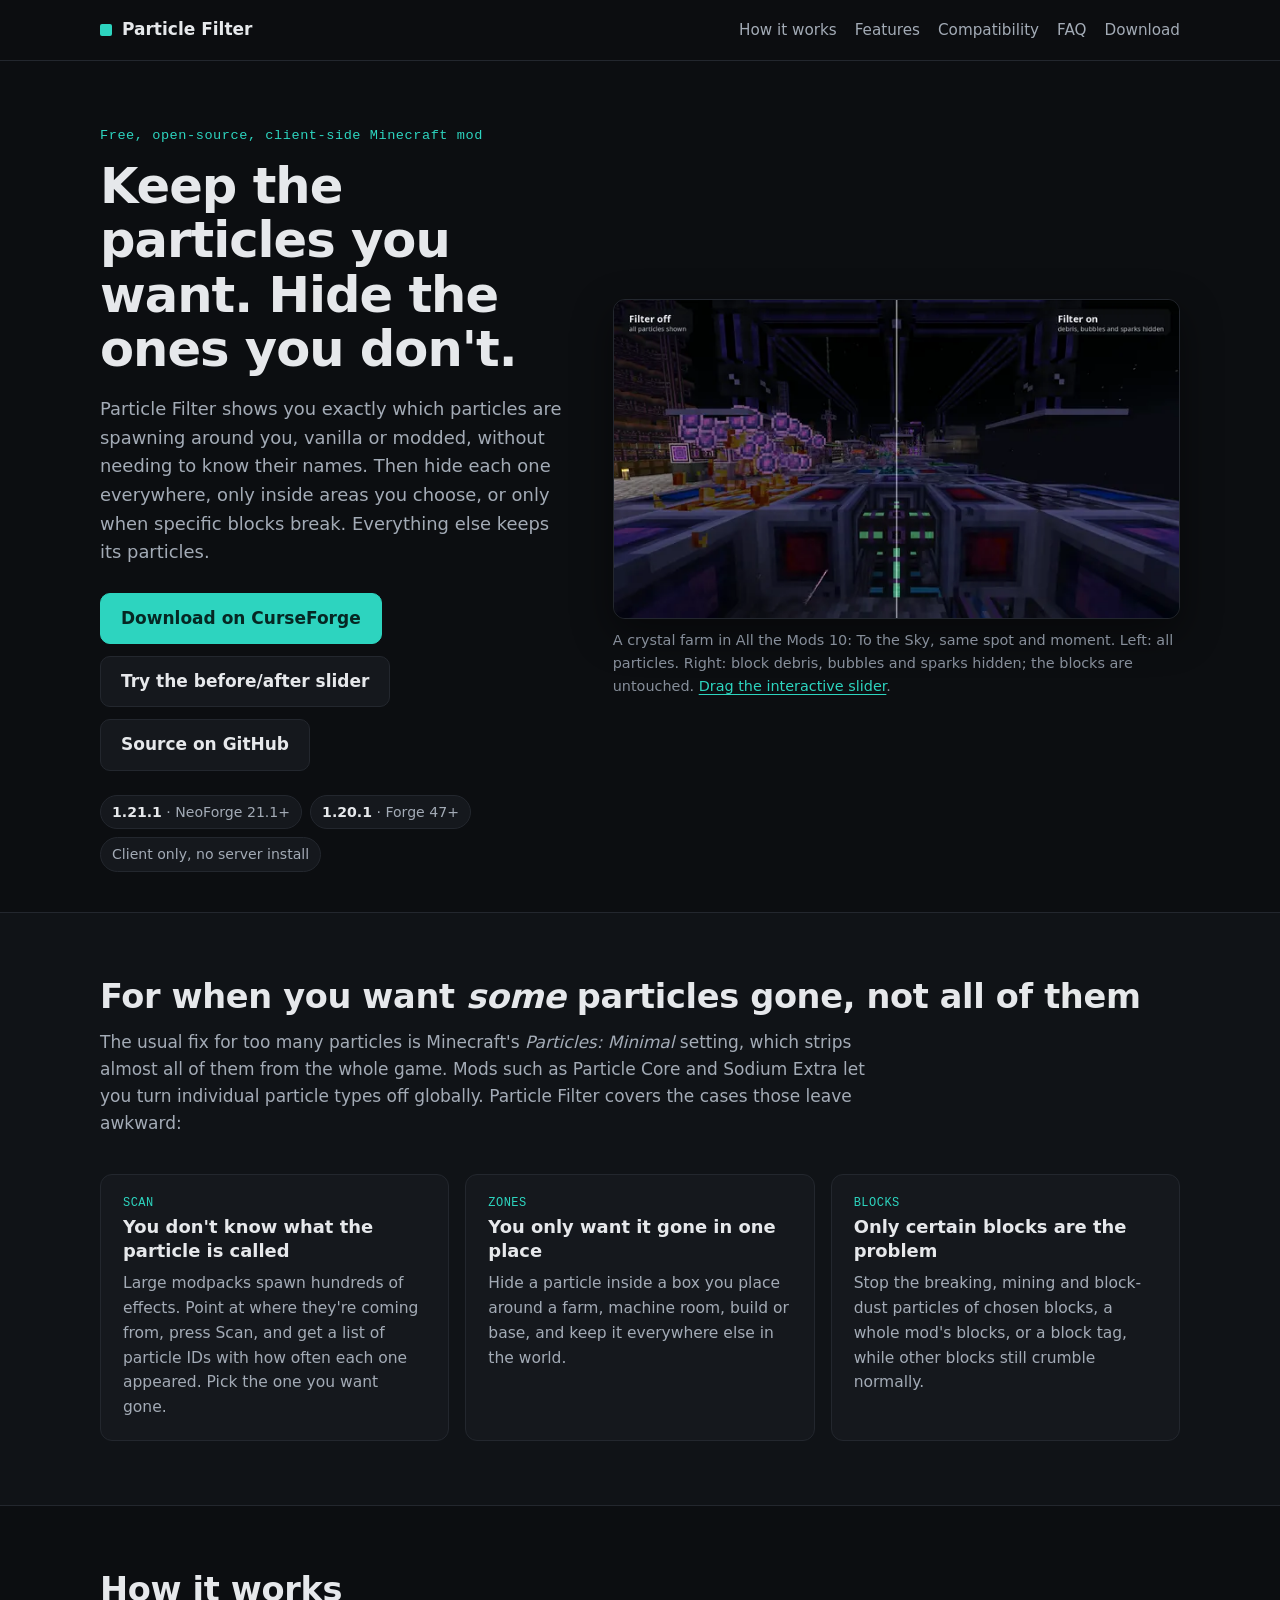
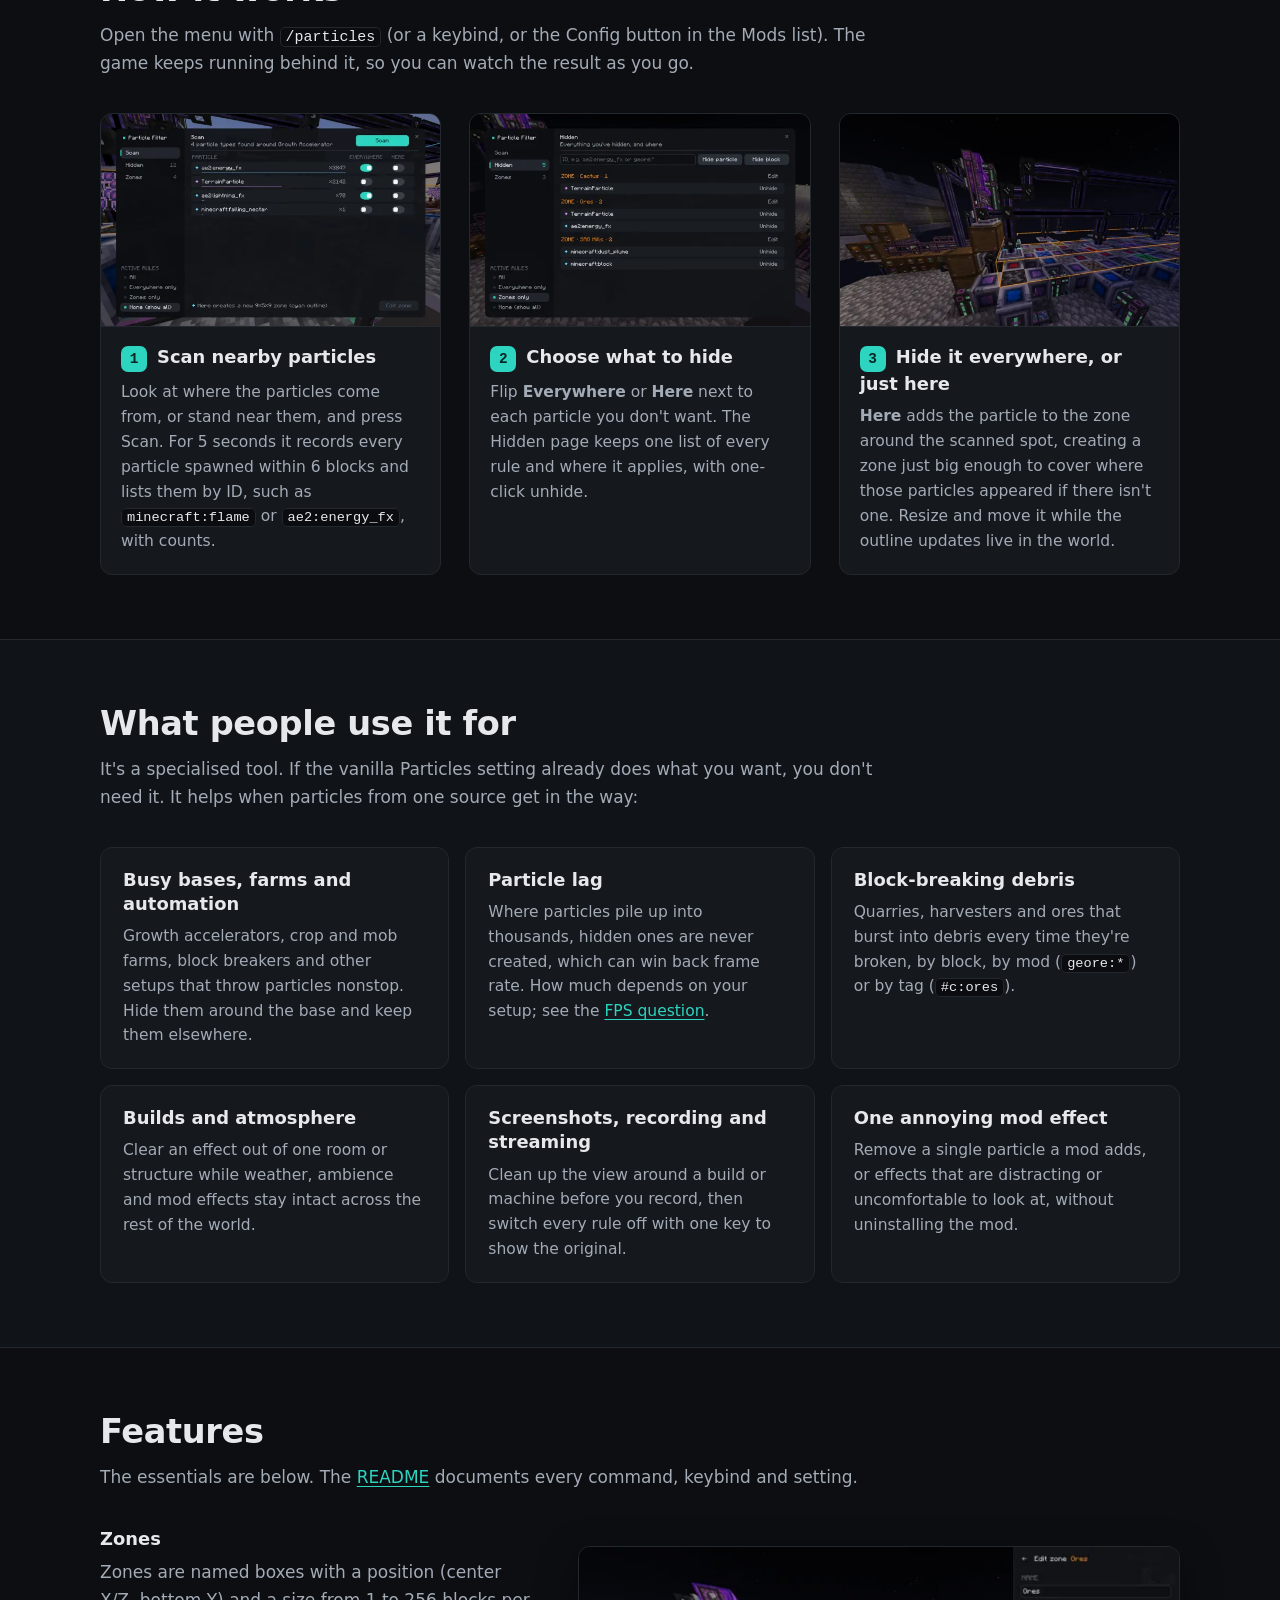
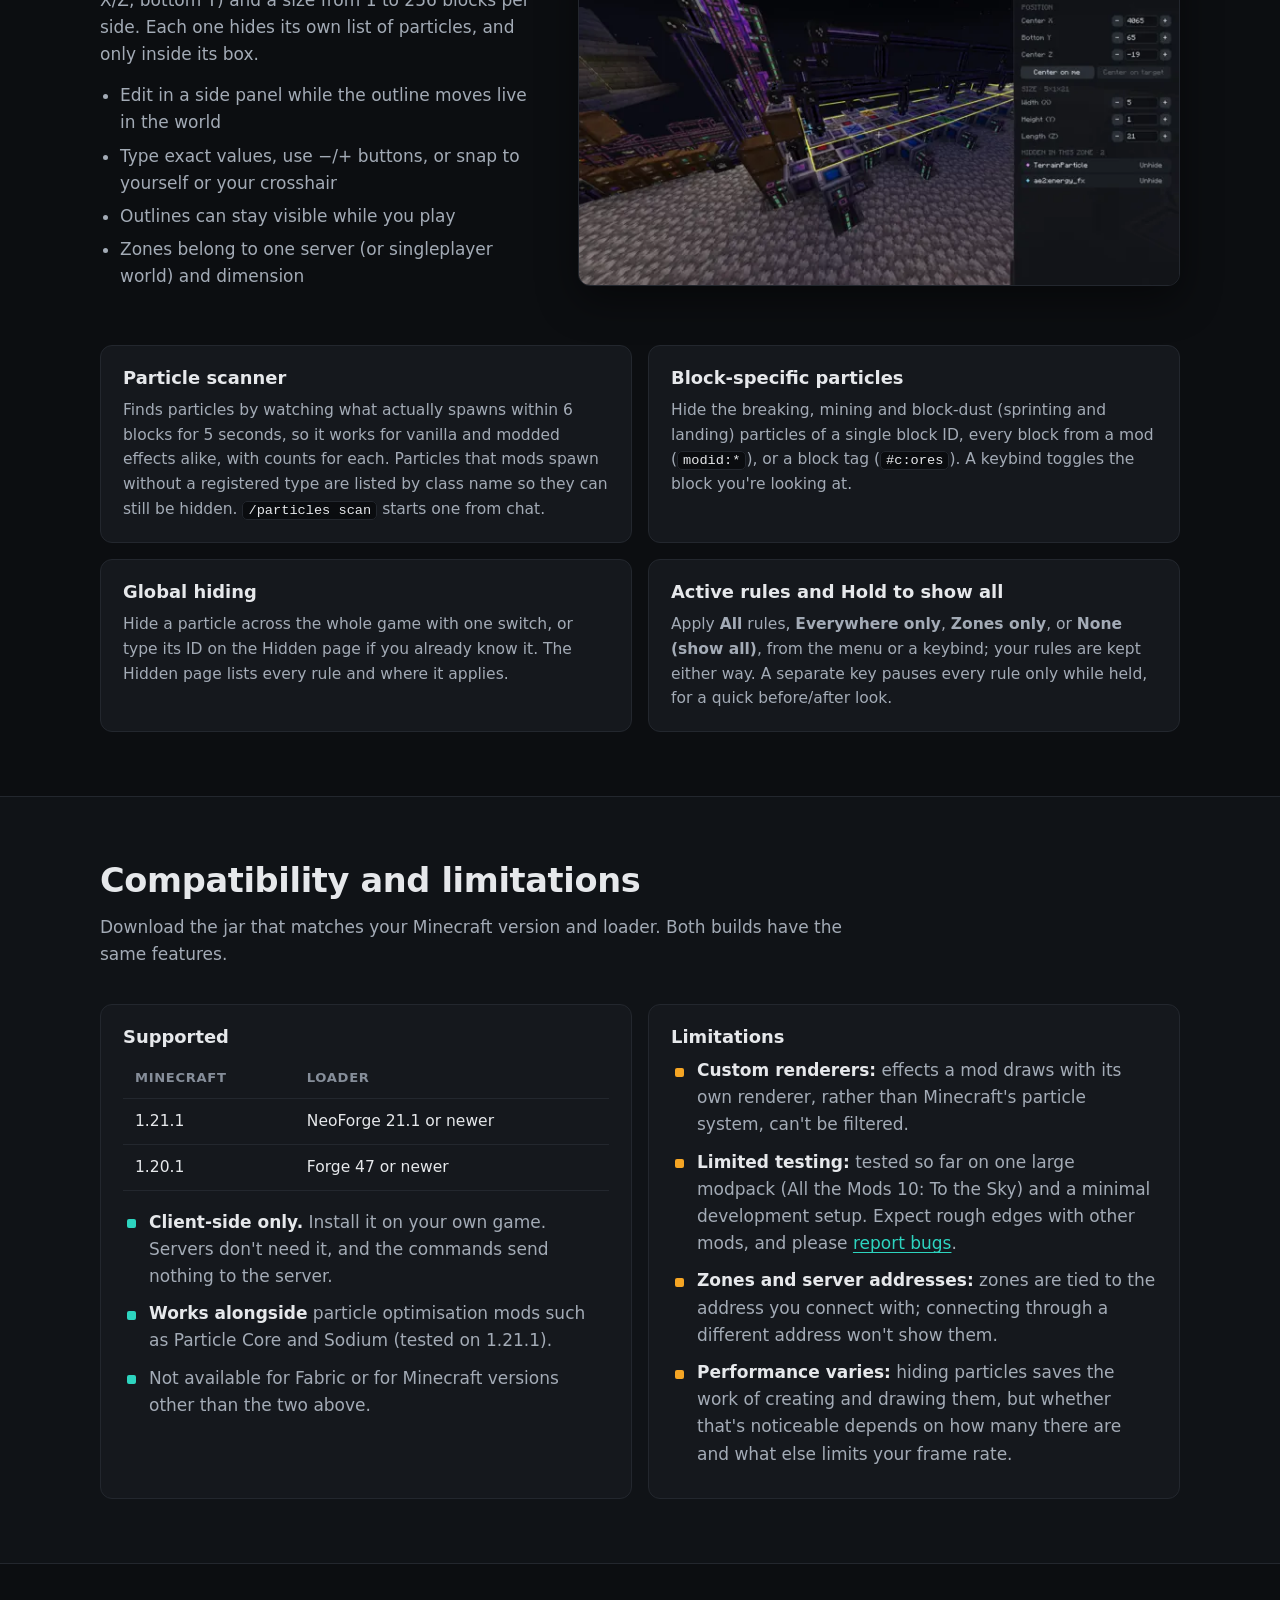
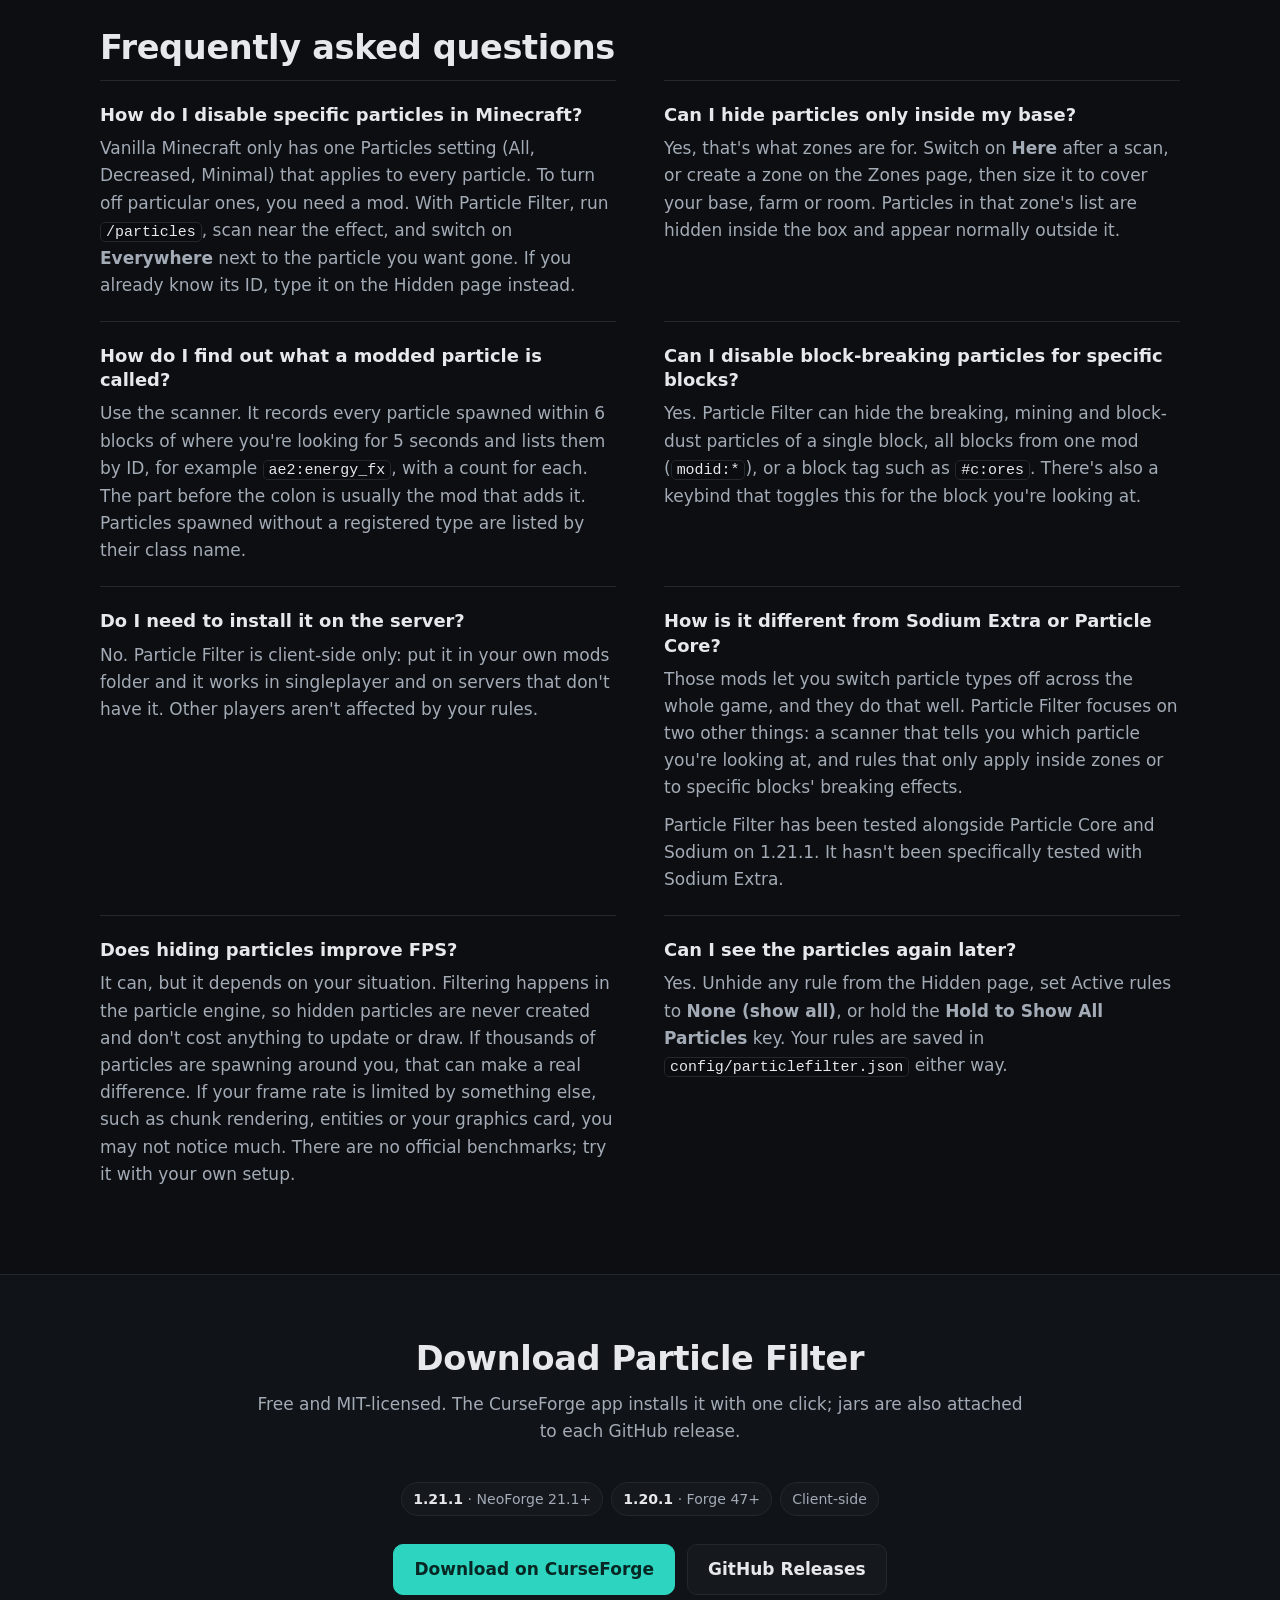
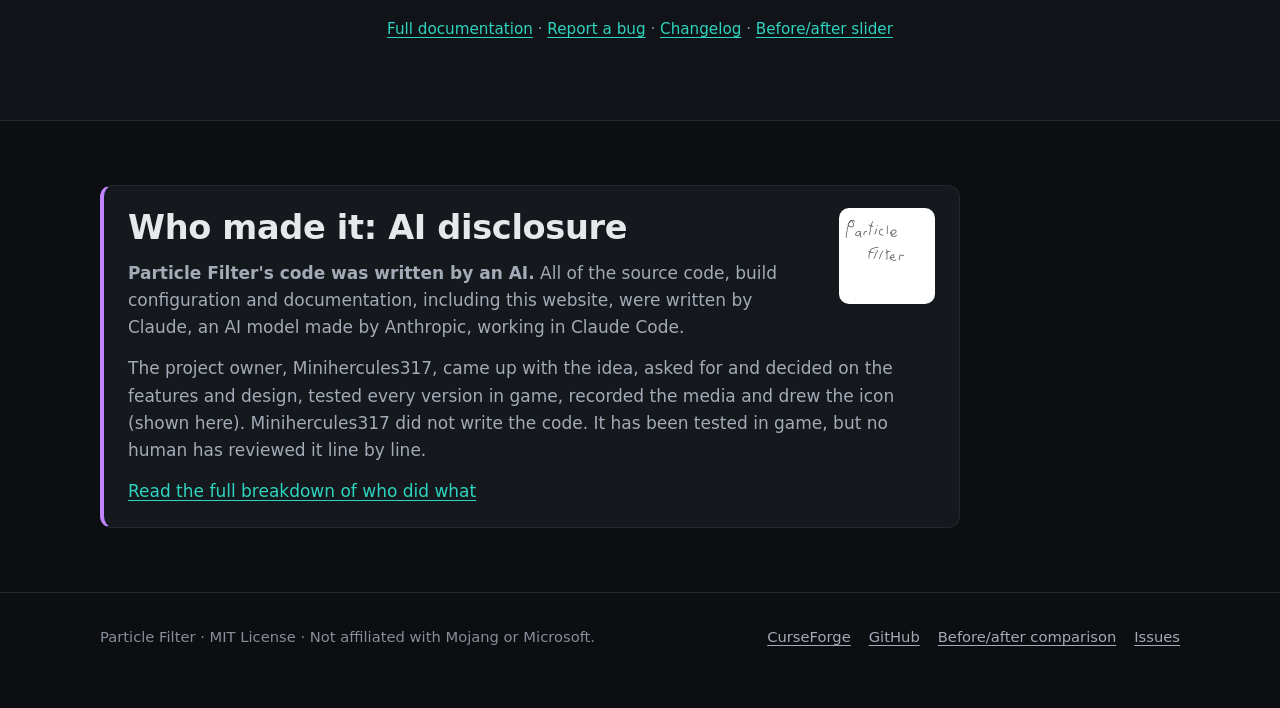
<file: docs/index.html>
<!doctype html>
<html lang="en">
<head>
<meta charset="utf-8">
<meta name="viewport" content="width=device-width, initial-scale=1">
<!--
  Particle Filter homepage, served by GitHub Pages from main:/docs at
  https://minihercules317.github.io/particle-filter/
  Keep claims in line with README.md (the source of truth for features and limitations).
  Asset paths are relative so the page works both under /particle-filter/ and in a local preview.
  Absolute URLs are only used where they must be (canonical, Open Graph, structured data).
-->
<title>Particle Filter: Hide Specific Minecraft Particles by Area or Block</title>
<meta name="description" content="A free, client-side Minecraft mod for NeoForge 1.21.1 and Forge 1.20.1. Scan to find out which particles are on screen, including modded ones, then hide them everywhere, only inside zones you draw, or only for specific blocks' breaking effects.">
<link rel="canonical" href="https://minihercules317.github.io/particle-filter/">
<!-- Google Search Console: if you verify with the HTML-tag method, paste the meta tag here, e.g.
<meta name="google-site-verification" content="...">
-->
<meta name="theme-color" content="#0c0e11">
<meta name="color-scheme" content="dark">
<link rel="icon" type="image/png" sizes="32x32" href="assets/img/favicon-32.png">
<link rel="icon" type="image/png" sizes="192x192" href="assets/img/icon-192.png">
<link rel="apple-touch-icon" href="assets/img/apple-touch-icon.png">

<meta property="og:type" content="website">
<meta property="og:site_name" content="Particle Filter">
<meta property="og:title" content="Particle Filter: hide specific Minecraft particles, everywhere or only in chosen areas">
<meta property="og:description" content="Scan to identify the particles on screen, including modded ones, then hide them everywhere, only inside zones, or only for specific blocks. Client-side, for NeoForge 1.21.1 and Forge 1.20.1.">
<meta property="og:url" content="https://minihercules317.github.io/particle-filter/">
<meta property="og:image" content="https://minihercules317.github.io/particle-filter/assets/img/og-image.jpg">
<meta property="og:image:width" content="1200">
<meta property="og:image:height" content="630">
<meta property="og:image:alt" content="A Minecraft crystal farm split in half: particles everywhere on the left with the filter off, clean on the right with it on">
<meta name="twitter:card" content="summary_large_image">
<meta name="twitter:title" content="Particle Filter: hide specific Minecraft particles">
<meta name="twitter:description" content="Identify the particles on screen with a scan, then hide them everywhere, only in zones, or only for specific blocks. Client-side NeoForge/Forge mod.">
<meta name="twitter:image" content="https://minihercules317.github.io/particle-filter/assets/img/og-image.jpg">
<meta name="twitter:image:alt" content="Before and after: a crystal farm with and without its particles">

<link rel="stylesheet" href="assets/site.css">

<script type="application/ld+json">
{
  "@context": "https://schema.org",
  "@type": "SoftwareApplication",
  "name": "Particle Filter",
  "description": "A client-side Minecraft mod that scans which particles are on screen and hides the chosen ones everywhere, only inside named zones, or only for specific blocks' breaking and mining particles.",
  "url": "https://minihercules317.github.io/particle-filter/",
  "image": "https://minihercules317.github.io/particle-filter/assets/img/og-image.jpg",
  "screenshot": "https://minihercules317.github.io/particle-filter/assets/img/4-scan.webp",
  "applicationCategory": "GameApplication",
  "applicationSubCategory": "Minecraft mod",
  "softwareRequirements": "Minecraft: Java Edition 1.21.1 with NeoForge 21.1 or newer, or Minecraft: Java Edition 1.20.1 with Forge 47 or newer",
  "downloadUrl": "https://www.curseforge.com/minecraft/mc-mods/particle-filter",
  "license": "https://opensource.org/licenses/MIT",
  "isAccessibleForFree": true,
  "offers": { "@type": "Offer", "price": "0", "priceCurrency": "USD" },
  "author": { "@type": "Person", "name": "Minihercules317", "url": "https://github.com/Minihercules317" },
  "sameAs": [
    "https://www.curseforge.com/minecraft/mc-mods/particle-filter",
    "https://github.com/Minihercules317/particle-filter"
  ]
}
</script>
</head>
<body>
<a class="skip" href="#main">Skip to content</a>

<header class="site-header">
  <div class="wrap">
    <a class="brand" href="./"><span class="brand-mark" aria-hidden="true"></span>Particle Filter</a>
    <nav class="site-nav" aria-label="Sections">
      <ul>
        <li><a href="#how-it-works">How it works</a></li>
        <li><a href="#features">Features</a></li>
        <li><a href="#compatibility">Compatibility</a></li>
        <li><a href="#faq">FAQ</a></li>
        <li><a href="#download">Download</a></li>
      </ul>
    </nav>
  </div>
</header>

<main id="main">

  <!-- Hero -->
  <div class="hero">
    <div class="wrap hero-grid">
      <div>
        <p class="eyebrow">Free, open-source, client-side Minecraft mod</p>
        <h1>Keep the particles you want. Hide the ones you don't.</h1>
        <p class="lede">Particle Filter shows you exactly which particles are spawning around you, vanilla or modded, without needing to know their names. Then hide each one everywhere, only inside areas you choose, or only when specific blocks break. Everything else keeps its particles.</p>
        <div class="btn-row">
          <a class="btn btn-primary" href="https://www.curseforge.com/minecraft/mc-mods/particle-filter">Download on CurseForge</a>
          <a class="btn" href="compare/">Try the before/after slider</a>
          <a class="btn" href="https://github.com/Minihercules317/particle-filter">Source on GitHub</a>
        </div>
        <ul class="versions">
          <li><strong>1.21.1</strong> · NeoForge 21.1+</li>
          <li><strong>1.20.1</strong> · Forge 47+</li>
          <li>Client only, no server install</li>
        </ul>
      </div>
      <figure class="shot">
        <a href="compare/" aria-label="Open the interactive before-and-after comparison">
          <img src="assets/img/0-comparison.webp" srcset="assets/img/0-comparison-640.webp 640w, assets/img/0-comparison.webp 1280w" sizes="(min-width: 1120px) 600px, (min-width: 960px) 52vw, calc(100vw - 32px)" width="1280" height="720" fetchpriority="high"
            alt="The same spot on a Minecraft crystal farm split down the middle. Left, filter off: purple bubbles, orange block debris and sparks fill the view. Right, filter on: the machines and blocks are identical but those particles are gone.">
        </a>
        <figcaption>A crystal farm in All the Mods 10: To the Sky, same spot and moment. Left: all particles. Right: block debris, bubbles and sparks hidden; the blocks are untouched. <a href="compare/">Drag the interactive slider</a>.</figcaption>
      </figure>
    </div>
  </div>

  <!-- The problem -->
  <section class="alt" id="why" aria-labelledby="why-title">
    <div class="wrap">
      <h2 id="why-title">For when you want <em>some</em> particles gone, not all of them</h2>
      <p class="section-intro">The usual fix for too many particles is Minecraft's <em>Particles: Minimal</em> setting, which strips almost all of them from the whole game. Mods such as Particle Core and Sodium Extra let you turn individual particle types off globally. Particle Filter covers the cases those leave awkward:</p>
      <div class="cards three">
        <div class="card">
          <h3><span class="tag">SCAN</span>You don't know what the particle is called</h3>
          <p>Large modpacks spawn hundreds of effects. Point at where they're coming from, press Scan, and get a list of particle IDs with how often each one appeared. Pick the one you want gone.</p>
        </div>
        <div class="card">
          <h3><span class="tag">ZONES</span>You only want it gone in one place</h3>
          <p>Hide a particle inside a box you place around a farm, machine room, build or base, and keep it everywhere else in the world.</p>
        </div>
        <div class="card">
          <h3><span class="tag">BLOCKS</span>Only certain blocks are the problem</h3>
          <p>Stop the breaking, mining and block-dust particles of chosen blocks, a whole mod's blocks, or a block tag, while other blocks still crumble normally.</p>
        </div>
      </div>
    </div>
  </section>

  <!-- How it works -->
  <section id="how-it-works" aria-labelledby="how-title">
    <div class="wrap">
      <h2 id="how-title">How it works</h2>
      <p class="section-intro">Open the menu with <code>/particles</code> (or a keybind, or the Config button in the Mods list). The game keeps running behind it, so you can watch the result as you go.</p>
      <ol class="steps">
        <li>
          <img src="assets/img/4-scan.webp" srcset="assets/img/4-scan-640.webp 640w, assets/img/4-scan.webp 1280w" sizes="(min-width: 1120px) 340px, (min-width: 860px) 30vw, calc(100vw - 32px)" width="1280" height="800" loading="lazy"
            alt="The Scan page listing four particle types found around a Growth Accelerator: ae2:energy_fx seen 3847 times, TerrainParticle 2142 times, ae2:lightning_fx 70 times and minecraft:falling_nectar once, each with Everywhere and Here switches.">
          <div class="step-body">
            <h3>Scan nearby particles</h3>
            <p>Look at where the particles come from, or stand near them, and press Scan. For 5 seconds it records every particle spawned within 6 blocks and lists them by ID, such as <code>minecraft:flame</code> or <code>ae2:energy_fx</code>, with counts.</p>
          </div>
        </li>
        <li>
          <img src="assets/img/2-hidden.webp" srcset="assets/img/2-hidden-640.webp 640w, assets/img/2-hidden.webp 1280w" sizes="(min-width: 1120px) 340px, (min-width: 860px) 30vw, calc(100vw - 32px)" width="1280" height="800" loading="lazy"
            alt="The Hidden page, listing hidden particles grouped by whether they apply everywhere, in a named zone, or to block breaking, each with an Unhide button.">
          <div class="step-body">
            <h3>Choose what to hide</h3>
            <p>Flip <strong>Everywhere</strong> or <strong>Here</strong> next to each particle you don't want. The Hidden page keeps one list of every rule and where it applies, with one-click unhide.</p>
          </div>
        </li>
        <li>
          <img class="world" src="assets/img/5-zone-outline.webp" srcset="assets/img/5-zone-outline-640.webp 640w, assets/img/5-zone-outline.webp 1280w" sizes="(min-width: 1120px) 340px, (min-width: 860px) 30vw, calc(100vw - 32px)" width="1280" height="720" loading="lazy"
            alt="An orange zone outline drawn in the world around a floor of machines; particles listed for this zone are hidden only inside it.">
          <div class="step-body">
            <h3>Hide it everywhere, or just here</h3>
            <p><strong>Here</strong> adds the particle to the zone around the scanned spot, creating a zone just big enough to cover where those particles appeared if there isn't one. Resize and move it while the outline updates live in the world.</p>
          </div>
        </li>
      </ol>
    </div>
  </section>

  <!-- Use cases -->
  <section class="alt" id="use-cases" aria-labelledby="uses-title">
    <div class="wrap">
      <h2 id="uses-title">What people use it for</h2>
      <p class="section-intro">It's a specialised tool. If the vanilla Particles setting already does what you want, you don't need it. It helps when particles from one source get in the way:</p>
      <div class="cards three">
        <div class="card">
          <h3>Busy bases, farms and automation</h3>
          <p>Growth accelerators, crop and mob farms, block breakers and other setups that throw particles nonstop. Hide them around the base and keep them elsewhere.</p>
        </div>
        <div class="card">
          <h3>Particle lag</h3>
          <p>Where particles pile up into thousands, hidden ones are never created, which can win back frame rate. How much depends on your setup; see the <a href="#faq-fps">FPS question</a>.</p>
        </div>
        <div class="card">
          <h3>Block-breaking debris</h3>
          <p>Quarries, harvesters and ores that burst into debris every time they're broken, by block, by mod (<code>geore:*</code>) or by tag (<code>#c:ores</code>).</p>
        </div>
        <div class="card">
          <h3>Builds and atmosphere</h3>
          <p>Clear an effect out of one room or structure while weather, ambience and mod effects stay intact across the rest of the world.</p>
        </div>
        <div class="card">
          <h3>Screenshots, recording and streaming</h3>
          <p>Clean up the view around a build or machine before you record, then switch every rule off with one key to show the original.</p>
        </div>
        <div class="card">
          <h3>One annoying mod effect</h3>
          <p>Remove a single particle a mod adds, or effects that are distracting or uncomfortable to look at, without uninstalling the mod.</p>
        </div>
      </div>
    </div>
  </section>

  <!-- Features -->
  <section id="features" aria-labelledby="features-title">
    <div class="wrap">
      <h2 id="features-title">Features</h2>
      <p class="section-intro">The essentials are below. The <a href="https://github.com/Minihercules317/particle-filter#readme">README</a> documents every command, keybind and setting.</p>

      <div class="feature">
        <div class="feature-text">
          <h3>Zones</h3>
          <p>Zones are named boxes with a position (center X/Z, bottom Y) and a size from 1 to 256 blocks per side. Each one hides its own list of particles, and only inside its box.</p>
          <ul>
            <li>Edit in a side panel while the outline moves live in the world</li>
            <li>Type exact values, use −/+ buttons, or snap to yourself or your crosshair</li>
            <li>Outlines can stay visible while you play</li>
            <li>Zones belong to one server (or singleplayer world) and dimension</li>
          </ul>
        </div>
        <figure class="shot">
          <img src="assets/img/1-zone-editor.webp" srcset="assets/img/1-zone-editor-640.webp 640w, assets/img/1-zone-editor.webp 1280w" sizes="(min-width: 1120px) 620px, (min-width: 900px) 55vw, calc(100vw - 32px)" width="1280" height="720" loading="lazy"
            alt="Editing a zone named Ores in a side panel with its position, width, height and length, while a yellow outline of the zone is drawn over a row of machines in the world. TerrainParticle and ae2:energy_fx are hidden in it.">
        </figure>
      </div>

      <div class="cards">
        <div class="card">
          <h3>Particle scanner</h3>
          <p>Finds particles by watching what actually spawns within 6 blocks for 5 seconds, so it works for vanilla and modded effects alike, with counts for each. Particles that mods spawn without a registered type are listed by class name so they can still be hidden. <code>/particles scan</code> starts one from chat.</p>
        </div>
        <div class="card">
          <h3>Block-specific particles</h3>
          <p>Hide the breaking, mining and block-dust (sprinting and landing) particles of a single block ID, every block from a mod (<code>modid:*</code>), or a block tag (<code>#c:ores</code>). A keybind toggles the block you're looking at.</p>
        </div>
        <div class="card">
          <h3>Global hiding</h3>
          <p>Hide a particle across the whole game with one switch, or type its ID on the Hidden page if you already know it. The Hidden page lists every rule and where it applies.</p>
        </div>
        <div class="card">
          <h3>Active rules and Hold to show all</h3>
          <p>Apply <strong>All</strong> rules, <strong>Everywhere only</strong>, <strong>Zones only</strong>, or <strong>None (show all)</strong>, from the menu or a keybind; your rules are kept either way. A separate key pauses every rule only while held, for a quick before/after look.</p>
        </div>
      </div>
    </div>
  </section>

  <!-- Compatibility -->
  <section class="alt" id="compatibility" aria-labelledby="compat-title">
    <div class="wrap">
      <h2 id="compat-title">Compatibility and limitations</h2>
      <p class="section-intro">Download the jar that matches your Minecraft version and loader. Both builds have the same features.</p>
      <div class="compat">
        <div class="card">
          <h3>Supported</h3>
          <table>
            <thead><tr><th scope="col">Minecraft</th><th scope="col">Loader</th></tr></thead>
            <tbody>
              <tr><td>1.21.1</td><td>NeoForge 21.1 or newer</td></tr>
              <tr><td>1.20.1</td><td>Forge 47 or newer</td></tr>
            </tbody>
          </table>
          <ul class="check-list spaced">
            <li><strong>Client-side only.</strong> Install it on your own game. Servers don't need it, and the commands send nothing to the server.</li>
            <li><strong>Works alongside</strong> particle optimisation mods such as Particle Core and Sodium (tested on 1.21.1).</li>
            <li>Not available for Fabric or for Minecraft versions other than the two above.</li>
          </ul>
        </div>
        <div class="card">
          <h3>Limitations</h3>
          <ul class="check-list warn">
            <li><strong>Custom renderers:</strong> effects a mod draws with its own renderer, rather than Minecraft's particle system, can't be filtered.</li>
            <li><strong>Limited testing:</strong> tested so far on one large modpack (All the Mods 10: To the Sky) and a minimal development setup. Expect rough edges with other mods, and please <a href="https://github.com/Minihercules317/particle-filter/issues">report bugs</a>.</li>
            <li><strong>Zones and server addresses:</strong> zones are tied to the address you connect with; connecting through a different address won't show them.</li>
            <li><strong>Performance varies:</strong> hiding particles saves the work of creating and drawing them, but whether that's noticeable depends on how many there are and what else limits your frame rate.</li>
          </ul>
        </div>
      </div>
    </div>
  </section>

  <!-- FAQ -->
  <section id="faq" aria-labelledby="faq-title">
    <div class="wrap">
      <h2 id="faq-title">Frequently asked questions</h2>
      <div class="faq">
        <article>
          <h3>How do I disable specific particles in Minecraft?</h3>
          <p>Vanilla Minecraft only has one Particles setting (All, Decreased, Minimal) that applies to every particle. To turn off particular ones, you need a mod. With Particle Filter, run <code>/particles</code>, scan near the effect, and switch on <strong>Everywhere</strong> next to the particle you want gone. If you already know its ID, type it on the Hidden page instead.</p>
        </article>
        <article>
          <h3>Can I hide particles only inside my base?</h3>
          <p>Yes, that's what zones are for. Switch on <strong>Here</strong> after a scan, or create a zone on the Zones page, then size it to cover your base, farm or room. Particles in that zone's list are hidden inside the box and appear normally outside it.</p>
        </article>
        <article>
          <h3>How do I find out what a modded particle is called?</h3>
          <p>Use the scanner. It records every particle spawned within 6 blocks of where you're looking for 5 seconds and lists them by ID, for example <code>ae2:energy_fx</code>, with a count for each. The part before the colon is usually the mod that adds it. Particles spawned without a registered type are listed by their class name.</p>
        </article>
        <article>
          <h3>Can I disable block-breaking particles for specific blocks?</h3>
          <p>Yes. Particle Filter can hide the breaking, mining and block-dust particles of a single block, all blocks from one mod (<code>modid:*</code>), or a block tag such as <code>#c:ores</code>. There's also a keybind that toggles this for the block you're looking at.</p>
        </article>
        <article>
          <h3>Do I need to install it on the server?</h3>
          <p>No. Particle Filter is client-side only: put it in your own mods folder and it works in singleplayer and on servers that don't have it. Other players aren't affected by your rules.</p>
        </article>
        <article>
          <h3>How is it different from Sodium Extra or Particle Core?</h3>
          <p>Those mods let you switch particle types off across the whole game, and they do that well. Particle Filter focuses on two other things: a scanner that tells you which particle you're looking at, and rules that only apply inside zones or to specific blocks' breaking effects.</p>
          <p>Particle Filter has been tested alongside Particle Core and Sodium on 1.21.1. It hasn't been specifically tested with Sodium Extra.</p>
        </article>
        <article id="faq-fps">
          <h3>Does hiding particles improve FPS?</h3>
          <p>It can, but it depends on your situation. Filtering happens in the particle engine, so hidden particles are never created and don't cost anything to update or draw. If thousands of particles are spawning around you, that can make a real difference. If your frame rate is limited by something else, such as chunk rendering, entities or your graphics card, you may not notice much. There are no official benchmarks; try it with your own setup.</p>
        </article>
        <article>
          <h3>Can I see the particles again later?</h3>
          <p>Yes. Unhide any rule from the Hidden page, set Active rules to <strong>None (show all)</strong>, or hold the <strong>Hold to Show All Particles</strong> key. Your rules are saved in <code>config/particlefilter.json</code> either way.</p>
        </article>
      </div>
    </div>
  </section>

  <!-- Download -->
  <section class="alt download" id="download" aria-labelledby="download-title">
    <div class="wrap">
      <h2 id="download-title">Download Particle Filter</h2>
      <p class="section-intro">Free and MIT-licensed. The CurseForge app installs it with one click; jars are also attached to each GitHub release.</p>
      <ul class="versions">
        <li><strong>1.21.1</strong> · NeoForge 21.1+</li>
        <li><strong>1.20.1</strong> · Forge 47+</li>
        <li>Client-side</li>
      </ul>
      <div class="btn-row">
        <a class="btn btn-primary" href="https://www.curseforge.com/minecraft/mc-mods/particle-filter">Download on CurseForge</a>
        <a class="btn" href="https://github.com/Minihercules317/particle-filter/releases">GitHub Releases</a>
      </div>
      <p class="small-links">
        <a href="https://github.com/Minihercules317/particle-filter#readme">Full documentation</a> ·
        <a href="https://github.com/Minihercules317/particle-filter/issues">Report a bug</a> ·
        <a href="https://github.com/Minihercules317/particle-filter/blob/main/CHANGELOG.md">Changelog</a> ·
        <a href="compare/">Before/after slider</a>
      </p>
    </div>
  </section>

  <!-- AI disclosure -->
  <section id="who-made-it" aria-labelledby="who-title">
    <div class="wrap">
      <div class="disclosure">
        <img class="owner-icon" src="assets/img/icon-192.png" width="96" height="96" loading="lazy" alt="The Particle Filter icon: the words Particle filter hand-drawn in black on white">
        <h2 id="who-title">Who made it: AI disclosure</h2>
        <p><strong>Particle Filter's code was written by an AI.</strong> All of the source code, build configuration and documentation, including this website, were written by Claude, an AI model made by Anthropic, working in Claude Code.</p>
        <p>The project owner, Minihercules317, came up with the idea, asked for and decided on the features and design, tested every version in game, recorded the media and drew the icon (shown here). Minihercules317 did not write the code. It has been tested in game, but no human has reviewed it line by line.</p>
        <p><a href="https://github.com/Minihercules317/particle-filter#who-did-what">Read the full breakdown of who did what</a></p>
      </div>
    </div>
  </section>

</main>

<footer class="site-footer">
  <div class="wrap">
    <p>Particle Filter · MIT License · Not affiliated with Mojang or Microsoft.</p>
    <ul>
      <li><a href="https://www.curseforge.com/minecraft/mc-mods/particle-filter">CurseForge</a></li>
      <li><a href="https://github.com/Minihercules317/particle-filter">GitHub</a></li>
      <li><a href="compare/">Before/after comparison</a></li>
      <li><a href="https://github.com/Minihercules317/particle-filter/issues">Issues</a></li>
    </ul>
  </div>
</footer>
</body>
</html>
</file>
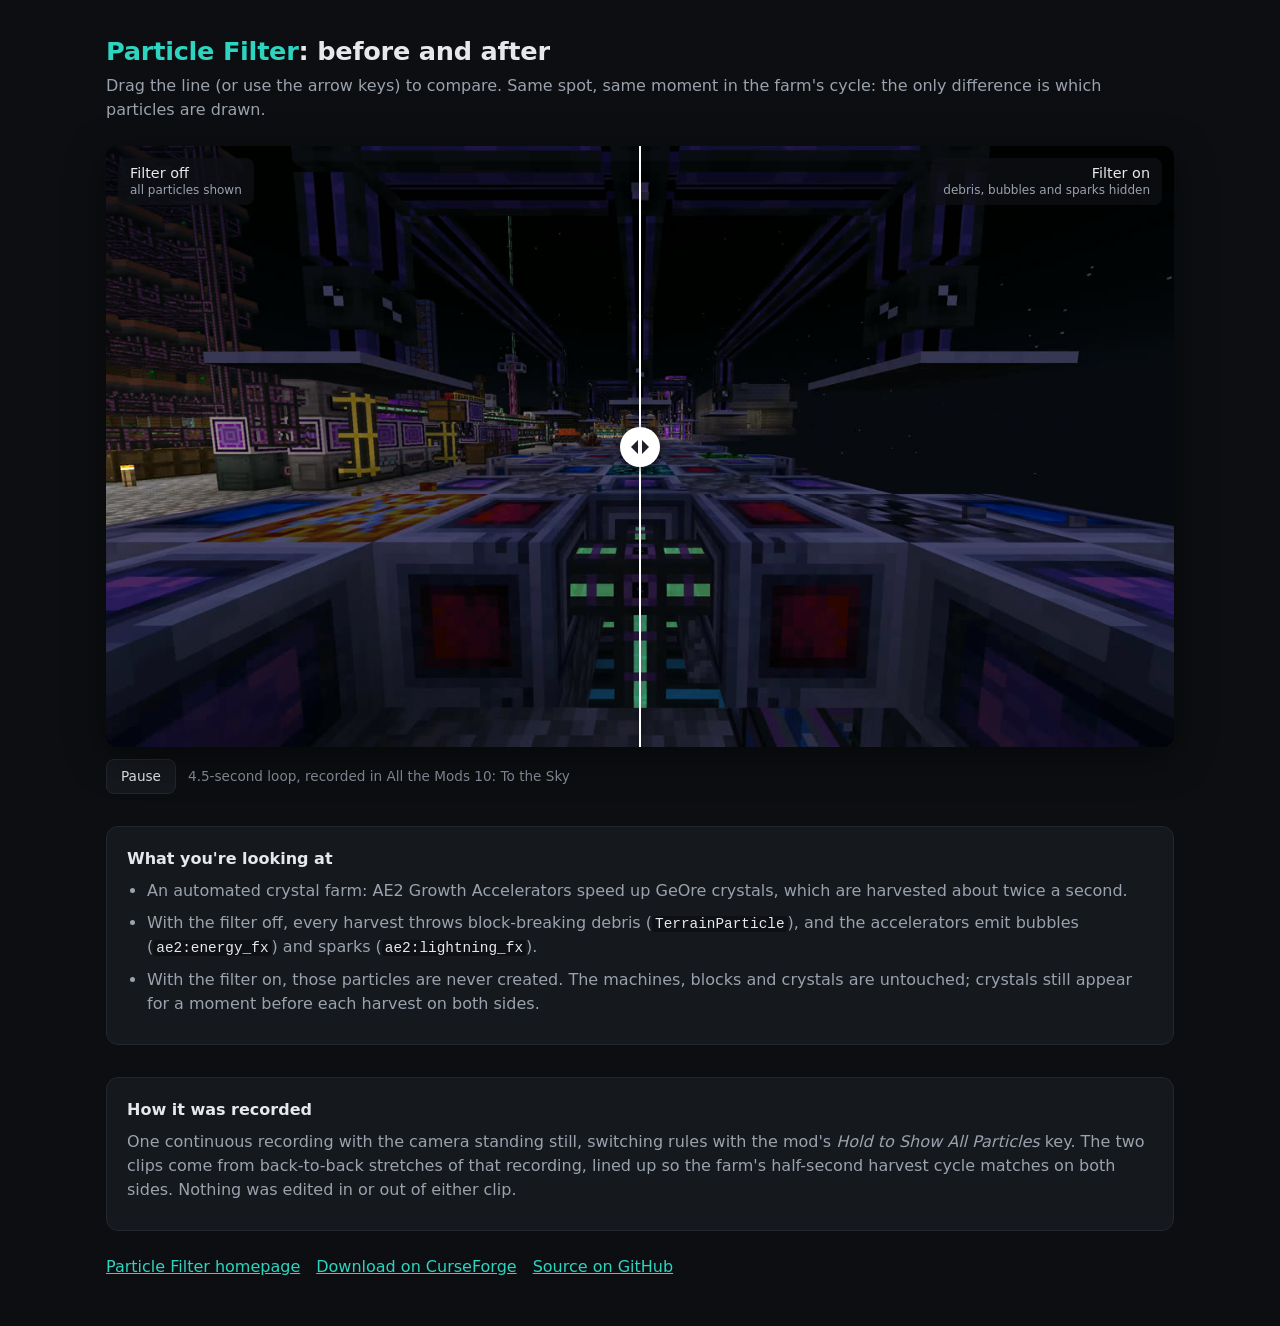
<file: docs/compare/index.html>
<!doctype html>
<html lang="en">
<head>
<meta charset="utf-8">
<meta name="viewport" content="width=device-width, initial-scale=1">
<title>Particle Filter: before and after</title>
<meta name="description" content="Drag the slider to compare a Minecraft machine floor with and without Particle Filter hiding its particles.">
<link rel="canonical" href="https://minihercules317.github.io/particle-filter/compare/">
<link rel="icon" type="image/png" sizes="32x32" href="../assets/img/favicon-32.png">
<meta property="og:type" content="website">
<meta property="og:title" content="Particle Filter: before and after">
<meta property="og:description" content="Drag the slider to compare a Minecraft crystal farm with and without Particle Filter hiding its particles.">
<meta property="og:url" content="https://minihercules317.github.io/particle-filter/compare/">
<meta property="og:image" content="https://minihercules317.github.io/particle-filter/assets/img/og-image.jpg">
<meta name="twitter:card" content="summary_large_image">
<style>
  :root {
    --bg: #0c0e11; --card: #15181d; --text: #e6e8eb; --dim: #9aa2ad; --faint: #868e9a;
    --accent: #2dd4bf; --line: #23272e;
  }
  * { box-sizing: border-box; }
  html, body { margin: 0; background: var(--bg); color: var(--text);
    font: 16px/1.5 system-ui, -apple-system, "Segoe UI", "Noto Sans", sans-serif; }
  main { max-width: 1100px; margin: 0 auto; padding: 32px 16px 48px; }
  h1 { font-size: 1.6rem; margin: 0 0 4px; letter-spacing: -0.01em; }
  h1 span { color: var(--accent); }
  .lede { color: var(--dim); margin: 0 0 24px; }
  .compare { position: relative; aspect-ratio: 16 / 9; border-radius: 12px; overflow: hidden;
    background: #000; user-select: none; touch-action: pan-y; cursor: ew-resize;
    box-shadow: 0 10px 40px rgba(0,0,0,.45); }
  .compare video { position: absolute; inset: 0; width: 100%; height: 100%; object-fit: cover; display: block; }
  .compare .before { clip-path: inset(0 calc(100% - var(--pos, 50%)) 0 0); }
  .divider { position: absolute; top: 0; bottom: 0; left: var(--pos, 50%); width: 2px; margin-left: -1px;
    background: #fff; box-shadow: 0 0 8px rgba(0,0,0,.6); pointer-events: none; }
  .handle { position: absolute; top: 50%; left: 50%; width: 40px; height: 40px; margin: -20px 0 0 -20px;
    border-radius: 50%; background: #fff; display: grid; place-items: center; box-shadow: 0 2px 10px rgba(0,0,0,.5); }
  .handle::before, .handle::after { content: ""; position: absolute; top: 13px; border: 7px solid transparent; }
  .handle::before { left: 4px; border-right-color: #1e2228; }
  .handle::after { right: 4px; border-left-color: #1e2228; }
  .label { position: absolute; top: 12px; padding: 6px 12px; border-radius: 8px; background: rgba(14,16,20,.8);
    font-size: .9rem; line-height: 1.3; pointer-events: none; transition: opacity .2s; }
  .label small { display: block; color: var(--dim); font-size: .75rem; }
  .label.off { left: 12px; } .label.on { right: 12px; text-align: right; }
  .range { position: absolute; inset: 0; width: 100%; height: 100%; opacity: 0; margin: 0; cursor: ew-resize; }
  .range:focus-visible + .divider .handle { outline: 3px solid var(--accent); outline-offset: 3px; }
  .controls { display: flex; gap: 12px; align-items: center; margin-top: 12px; color: var(--faint); font-size: .85rem; flex-wrap: wrap; }
  button { font: inherit; color: var(--text); background: var(--card); border: 1px solid var(--line);
    border-radius: 8px; padding: 6px 14px; cursor: pointer; }
  button:hover { border-color: var(--faint); }
  section { margin-top: 32px; padding: 20px; background: var(--card); border: 1px solid var(--line); border-radius: 12px; }
  section h2 { font-size: 1rem; margin: 0 0 8px; }
  section p, section li { color: var(--dim); margin: 0 0 8px; }
  section ul { margin: 0; padding-left: 20px; }
  code { color: var(--text); background: #0e1013; padding: 0 3px; border-radius: 4px; font-size: .9em; }
  a { color: var(--accent); }
  .links { display: flex; gap: 16px; flex-wrap: wrap; margin-top: 24px; }
  @media (max-width: 600px) { .label small { display: none; } h1 { font-size: 1.3rem; } }
  @media (prefers-reduced-motion: reduce) { .label { transition: none; } }
</style>
</head>
<body>
<main>
  <h1><span>Particle Filter</span>: before and after</h1>
  <p class="lede">Drag the line (or use the arrow keys) to compare. Same spot, same moment in the farm's cycle: the only difference is which particles are drawn.</p>

  <div class="compare" id="compare">
    <video class="after" src="after.mp4" poster="poster.jpg" muted loop playsinline preload="auto" aria-hidden="true"></video>
    <video class="before" src="before.mp4" muted loop playsinline preload="auto" aria-hidden="true"></video>
    <div class="label off" id="labelOff">Filter off<small>all particles shown</small></div>
    <div class="label on" id="labelOn">Filter on<small>debris, bubbles and sparks hidden</small></div>
    <input class="range" id="range" type="range" min="0" max="100" step="0.5" value="50"
      aria-label="Comparison position: left shows the filter off, right shows it on">
    <div class="divider"><div class="handle"></div></div>
  </div>
  <div class="controls">
    <button id="play" type="button">Pause</button>
    <span>4.5-second loop, recorded in All the Mods 10: To the Sky</span>
  </div>

  <section>
    <h2>What you're looking at</h2>
    <ul>
      <li>An automated crystal farm: AE2 Growth Accelerators speed up GeOre crystals, which are harvested about twice a second.</li>
      <li>With the filter off, every harvest throws block-breaking debris (<code>TerrainParticle</code>), and the accelerators emit bubbles (<code>ae2:energy_fx</code>) and sparks (<code>ae2:lightning_fx</code>).</li>
      <li>With the filter on, those particles are never created. The machines, blocks and crystals are untouched; crystals still appear for a moment before each harvest on both sides.</li>
    </ul>
  </section>
  <section>
    <h2>How it was recorded</h2>
    <p>One continuous recording with the camera standing still, switching rules with the mod's <em>Hold to Show All Particles</em> key. The two clips come from back-to-back stretches of that recording, lined up so the farm's half-second harvest cycle matches on both sides. Nothing was edited in or out of either clip.</p>
  </section>

  <div class="links">
    <a href="../">Particle Filter homepage</a>
    <a href="https://www.curseforge.com/minecraft/mc-mods/particle-filter">Download on CurseForge</a>
    <a href="https://github.com/Minihercules317/particle-filter">Source on GitHub</a>
  </div>
</main>
<script>
  const box = document.getElementById('compare');
  const range = document.getElementById('range');
  const before = box.querySelector('.before');
  const after = box.querySelector('.after');
  const labelOff = document.getElementById('labelOff');
  const labelOn = document.getElementById('labelOn');
  const playBtn = document.getElementById('play');

  function setPos(p) {
    p = Math.max(0, Math.min(100, p));
    box.style.setProperty('--pos', p + '%');
    range.value = p;
    labelOff.style.opacity = p < 18 ? 0 : 1;
    labelOn.style.opacity = p > 82 ? 0 : 1;
  }
  range.addEventListener('input', () => setPos(parseFloat(range.value)));

  // Dragging anywhere on the picture moves the line; the range input keeps keyboard and screen-reader support.
  let dragging = false;
  const fromEvent = e => {
    const r = box.getBoundingClientRect();
    setPos((e.clientX - r.left) / r.width * 100);
  };
  box.addEventListener('pointerdown', e => { dragging = true; box.setPointerCapture(e.pointerId); fromEvent(e); });
  box.addEventListener('pointermove', e => { if (dragging) fromEvent(e); });
  box.addEventListener('pointerup', () => { dragging = false; });
  box.addEventListener('pointercancel', () => { dragging = false; });

  // Keep the two clips on the same frame.
  function sync() {
    if (Math.abs(before.currentTime - after.currentTime) > 0.04) before.currentTime = after.currentTime;
  }
  after.addEventListener('timeupdate', sync);
  after.addEventListener('seeked', sync);

  function playBoth() { Promise.all([after.play(), before.play()]).catch(() => {}); playBtn.textContent = 'Pause'; }
  function pauseBoth() { after.pause(); before.pause(); sync(); playBtn.textContent = 'Play'; }
  playBtn.addEventListener('click', () => after.paused ? playBoth() : pauseBoth());

  const reduce = window.matchMedia('(prefers-reduced-motion: reduce)').matches;
  Promise.all([before, after].map(v => v.readyState >= 3 ? 0 : new Promise(r => v.addEventListener('canplay', r, { once: true }))))
    .then(() => { after.currentTime = before.currentTime = 0; reduce ? pauseBoth() : playBoth(); });
  setPos(50);
</script>
</body>
</html>
</file>
<file: docs/assets/site.css>
/*
  Particle Filter homepage styles (docs/index.html).
  Plain CSS, no build step. Colours match the in-game menu (gui/Theme) and the /compare/ page:
  dark slate panels with a teal accent.
*/
:root {
  --bg: #0c0e11;
  --bg-alt: #101317;
  --card: #15181d;
  --card-hover: #1a1e24;
  --line: #23272e;
  --text: #e6e8eb;
  --dim: #a3abb6;
  --faint: #868e9a;  /* >= 4.5:1 contrast on every background here */
  --accent: #2dd4bf;
  --accent-ink: #062723;
  --violet: #c084fc;
  --radius: 12px;
  --max: 1120px;
  --mono: ui-monospace, "JetBrains Mono", "Cascadia Mono", "SFMono-Regular", Menlo, Consolas, monospace;
}

* { box-sizing: border-box; }
html { scroll-behavior: smooth; -webkit-text-size-adjust: 100%; }
body {
  margin: 0;
  background: var(--bg);
  color: var(--text);
  font: 17px/1.6 system-ui, -apple-system, "Segoe UI", "Noto Sans", Roboto, sans-serif;
}
img { max-width: 100%; height: auto; display: block; }
a { color: var(--accent); text-underline-offset: 3px; }
a:hover { text-decoration-thickness: 2px; }
code {
  font-family: var(--mono); font-size: .88em; color: var(--text);
  background: #0a0c0f; border: 1px solid var(--line); padding: 1px 5px; border-radius: 5px;
  overflow-wrap: anywhere;
}
:focus-visible { outline: 3px solid var(--accent); outline-offset: 3px; border-radius: 4px; }

.wrap { max-width: var(--max); margin: 0 auto; padding: 0 20px; }
.skip {
  position: absolute; left: 12px; top: -60px; z-index: 10; padding: 8px 14px;
  background: var(--accent); color: var(--accent-ink); border-radius: 8px; font-weight: 600;
}
.skip:focus { top: 12px; }

/* Header */
.site-header { border-bottom: 1px solid var(--line); background: rgba(12,14,17,.92); }
.site-header .wrap { display: flex; align-items: center; justify-content: space-between; gap: 16px; min-height: 60px; flex-wrap: wrap; }
.brand { display: flex; align-items: center; gap: 10px; color: var(--text); text-decoration: none; font-weight: 700; }
.brand-mark { width: 12px; height: 12px; background: var(--accent); border-radius: 2px; }  /* same mark as the in-game menu title */
.site-nav ul { display: flex; gap: 4px 18px; list-style: none; margin: 0; padding: 0; flex-wrap: wrap; }
.site-nav a { color: var(--dim); text-decoration: none; font-size: .95rem; }
.site-nav a:hover { color: var(--text); }

/* Buttons */
.btn {
  display: inline-flex; align-items: center; gap: 8px; padding: 11px 20px; border-radius: 10px;
  font-weight: 600; text-decoration: none; border: 1px solid var(--line); color: var(--text); background: var(--card);
}
.btn:hover { background: var(--card-hover); border-color: var(--faint); }
.btn-primary { background: var(--accent); color: var(--accent-ink); border-color: var(--accent); }
.btn-primary:hover { background: #5eead4; border-color: #5eead4; }
.btn-row { display: flex; flex-wrap: wrap; gap: 12px; }

/* Hero */
.hero { padding: 64px 0 40px; }
.hero-grid { display: grid; grid-template-columns: minmax(0, 1fr); gap: 40px; }
@media (min-width: 960px) { .hero-grid { grid-template-columns: minmax(0, 5fr) minmax(0, 6fr); align-items: center; } }
.eyebrow { font-family: var(--mono); color: var(--accent); font-size: .85rem; letter-spacing: .04em; margin: 0 0 12px; }
h1 { font-size: clamp(2rem, 5vw, 3.1rem); line-height: 1.1; letter-spacing: -.02em; margin: 0 0 18px; }
.lede { color: var(--dim); font-size: 1.12rem; margin: 0 0 26px; max-width: 40em; }
.versions { display: flex; flex-wrap: wrap; gap: 8px; margin: 24px 0 0; padding: 0; list-style: none; }
.versions li {
  font-size: .88rem; color: var(--dim); background: var(--card); border: 1px solid var(--line);
  padding: 5px 11px; border-radius: 999px;
}
.versions strong { color: var(--text); font-weight: 600; }

.shot { margin: 0; }
.shot > a, .shot > img { display: block; border-radius: var(--radius); overflow: hidden; border: 1px solid var(--line); box-shadow: 0 14px 40px rgba(0,0,0,.45); }
.shot figcaption { color: var(--faint); font-size: .9rem; margin-top: 10px; }
.shot > a:hover { border-color: var(--accent); }

/* Sections */
section { padding: 64px 0; }
section.alt { background: var(--bg-alt); border-top: 1px solid var(--line); border-bottom: 1px solid var(--line); }
h2 { font-size: clamp(1.5rem, 3.2vw, 2.1rem); line-height: 1.2; letter-spacing: -.01em; margin: 0 0 12px; }
h3 { font-size: 1.12rem; line-height: 1.35; margin: 0 0 8px; }
.section-intro { color: var(--dim); max-width: 46em; margin: 0 0 36px; }
p { margin: 0 0 14px; }
.muted { color: var(--dim); }

/* Steps */
.steps { list-style: none; margin: 0; padding: 0; display: grid; gap: 28px; grid-template-columns: minmax(0, 1fr); counter-reset: step; }
@media (min-width: 860px) { .steps { grid-template-columns: repeat(3, minmax(0, 1fr)); } }
.steps li { counter-increment: step; background: var(--card); border: 1px solid var(--line); border-radius: var(--radius); overflow: hidden; display: flex; flex-direction: column; }
.steps img { border-bottom: 1px solid var(--line); aspect-ratio: 16 / 10; object-fit: cover; object-position: left top; width: 100%; }
.steps img.world { object-position: center 75%; }
.steps .step-body { padding: 18px 20px 20px; }
.steps h3::before {
  content: counter(step); display: inline-grid; place-items: center; width: 26px; height: 26px; margin-right: 10px;
  border-radius: 7px; background: var(--accent); color: var(--accent-ink); font-family: var(--mono); font-size: .9rem;
}
.steps p { color: var(--dim); margin: 0; font-size: .97rem; }

/* Cards */
.cards { display: grid; gap: 16px; grid-template-columns: minmax(0, 1fr); }
@media (min-width: 640px) { .cards { grid-template-columns: repeat(2, minmax(0, 1fr)); } }
@media (min-width: 980px) { .cards.three { grid-template-columns: repeat(3, minmax(0, 1fr)); } }
.card { background: var(--card); border: 1px solid var(--line); border-radius: var(--radius); padding: 20px 22px; }
.card p { color: var(--dim); margin: 0; font-size: .97rem; }
.card h3 .tag { font-family: var(--mono); font-size: .75rem; color: var(--accent); display: block; margin-bottom: 4px; font-weight: 500; letter-spacing: .04em; }

/* Feature rows (text + screenshot) */
.feature { display: grid; gap: 24px 48px; grid-template-columns: minmax(0, 1fr); align-items: center; margin-bottom: 40px; }
@media (min-width: 900px) {
  .feature { grid-template-columns: minmax(0, 5fr) minmax(0, 7fr); }
}
.feature ul { color: var(--dim); padding-left: 20px; margin: 0 0 14px; }
.feature li { margin-bottom: 6px; }
.feature-text p { color: var(--dim); }


/* Compatibility */
.compat { display: grid; gap: 16px; grid-template-columns: minmax(0, 1fr); }
@media (min-width: 860px) { .compat { grid-template-columns: repeat(2, minmax(0, 1fr)); } }
table { width: 100%; border-collapse: collapse; font-size: .97rem; }
th, td { text-align: left; padding: 10px 12px; border-bottom: 1px solid var(--line); vertical-align: top; }
th { color: var(--faint); font-weight: 600; font-size: .82rem; text-transform: uppercase; letter-spacing: .05em; }
.check-list { list-style: none; padding: 0; margin: 0; }
.check-list li { padding-left: 26px; position: relative; color: var(--dim); margin-bottom: 10px; }
.check-list li::before { content: ""; position: absolute; left: 4px; top: .62em; width: 9px; height: 9px; border-radius: 2px; background: var(--accent); }
.check-list.spaced { margin-top: 18px; }
.check-list.warn li::before { background: #f5a524; }
.check-list strong { color: var(--text); }

/* FAQ */
.faq { display: grid; gap: 0 48px; grid-template-columns: minmax(0, 1fr); }
@media (min-width: 900px) { .faq { grid-template-columns: repeat(2, minmax(0, 1fr)); } }
.faq article { padding: 22px 0; border-top: 1px solid var(--line); }
.faq p { color: var(--dim); margin: 0 0 10px; }
.faq p:last-child { margin-bottom: 0; }

/* Download */
.download { text-align: center; }
.download .section-intro { margin-left: auto; margin-right: auto; }
.download .btn-row { justify-content: center; }
.download .versions { justify-content: center; margin-bottom: 28px; }
.small-links { margin-top: 22px; color: var(--faint); font-size: .95rem; }

/* AI disclosure */
.disclosure {
  border: 1px solid var(--line); border-left: 4px solid var(--violet); background: var(--card);
  border-radius: var(--radius); padding: 22px 24px; max-width: 860px;
}
.disclosure p { color: var(--dim); }
.disclosure p:last-child { margin-bottom: 0; }
.disclosure::after { content: ""; display: block; clear: both; }
.owner-icon { float: right; width: 96px; height: 96px; margin: 0 0 12px 20px; border-radius: 10px; background: #fff; }
@media (max-width: 520px) { .owner-icon { width: 72px; height: 72px; } }

/* Footer */
.site-footer { border-top: 1px solid var(--line); padding: 32px 0 48px; color: var(--faint); font-size: .92rem; }
.site-footer .wrap { display: flex; flex-wrap: wrap; justify-content: space-between; gap: 16px; }
.site-footer ul { list-style: none; display: flex; flex-wrap: wrap; gap: 6px 18px; margin: 0; padding: 0; }
.site-footer a { color: var(--dim); }

@media (max-width: 600px) {
  body { font-size: 16px; }
  .hero { padding-top: 40px; }
  section { padding: 48px 0; }
  .wrap { padding: 0 16px; }
  .site-nav { width: 100%; padding-bottom: 12px; }
  .btn-row .btn { flex: 1 1 auto; justify-content: center; }
}
@media (prefers-reduced-motion: reduce) {
  html { scroll-behavior: auto; }
}
</file>
